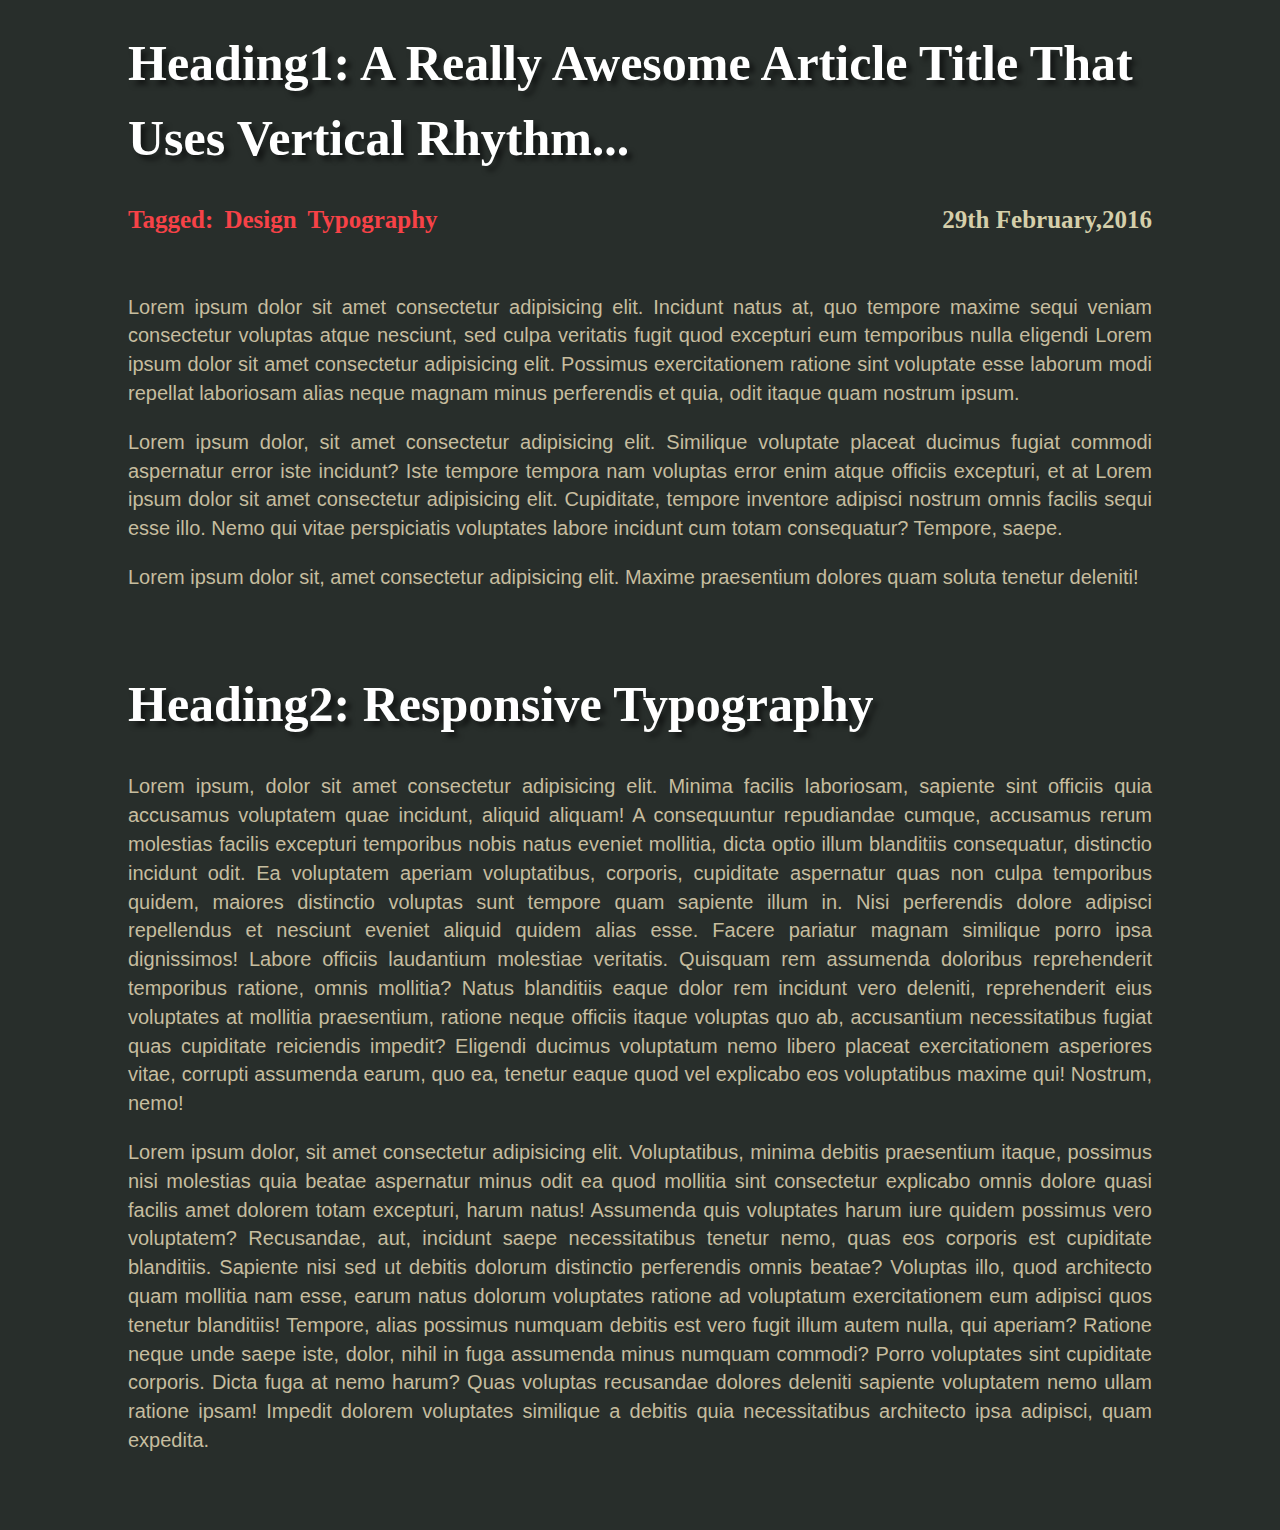
<file: assignment1/index.html>
<!DOCTYPE html>
<html lang="en">
    <head>
        <meta charset="utf-8">
        <meta name="viewport" content="width=device-width" initial-scale=1.0>
        <title>Assignment1</title>
        <link rel="stylesheet" href="assets/stylesheets/style.css">
    </head>
    <body>
        <main>
            <article class="article artilce-1">
                <div class="box-1">
                    <h2 class="heading">Heading1: A Really awesome article title that uses vertical rhythm...</h2>
                    <div class="tagging">
                        <blockquote>
                            <ul class="item-list">
                                <li class="list1">Tagged: Design Typography</li>
                                <li class="list2">29th February,2016</li>
                            </ul>
                        </blockquote>
                    </div>
                    <div class="para">
                        <p>Lorem ipsum dolor sit amet consectetur adipisicing elit. Incidunt natus at, quo tempore maxime sequi veniam consectetur voluptas atque nesciunt, sed culpa veritatis fugit quod excepturi eum temporibus nulla eligendi Lorem ipsum dolor sit amet consectetur adipisicing elit. Possimus exercitationem ratione sint voluptate esse laborum modi repellat laboriosam alias neque magnam minus perferendis et quia, odit itaque quam nostrum ipsum.</p>
                        <p>Lorem ipsum dolor, sit amet consectetur adipisicing elit. Similique voluptate placeat ducimus fugiat commodi aspernatur error iste incidunt? Iste tempore tempora nam voluptas error enim atque officiis excepturi, et at Lorem ipsum dolor sit amet consectetur adipisicing elit. Cupiditate, tempore inventore adipisci nostrum omnis facilis sequi esse illo. Nemo qui vitae perspiciatis voluptates labore incidunt cum totam consequatur? Tempore, saepe.</p>
                        <p>Lorem ipsum dolor sit, amet consectetur adipisicing elit. Maxime praesentium dolores quam soluta tenetur deleniti!</p>
                    </div>
                </div>
            </article>
            <article class="article article-2">
                <h2 class="heading">Heading2: Responsive Typography</h2>
                <div class="para">
                   <p>Lorem ipsum, dolor sit amet consectetur adipisicing elit. Minima facilis laboriosam, sapiente sint officiis quia accusamus voluptatem quae incidunt, aliquid aliquam! A consequuntur repudiandae cumque, accusamus rerum molestias facilis excepturi temporibus nobis natus eveniet mollitia, dicta optio illum blanditiis consequatur, distinctio incidunt odit. Ea voluptatem aperiam voluptatibus, corporis, cupiditate aspernatur quas non culpa temporibus quidem, maiores distinctio voluptas sunt tempore quam sapiente illum in. Nisi perferendis dolore adipisci repellendus et nesciunt eveniet aliquid quidem alias esse. Facere pariatur magnam similique porro ipsa dignissimos! Labore officiis laudantium molestiae veritatis. Quisquam rem assumenda doloribus reprehenderit temporibus ratione, omnis mollitia? Natus blanditiis eaque dolor rem incidunt vero deleniti, reprehenderit eius voluptates at mollitia praesentium, ratione neque officiis itaque voluptas quo ab, accusantium necessitatibus fugiat quas cupiditate reiciendis impedit? Eligendi ducimus voluptatum nemo libero placeat exercitationem asperiores vitae, corrupti assumenda earum, quo ea, tenetur eaque quod vel explicabo eos voluptatibus maxime qui! Nostrum, nemo!</p>
                  <p>Lorem ipsum dolor, sit amet consectetur adipisicing elit. Voluptatibus, minima debitis praesentium itaque, possimus nisi molestias quia beatae aspernatur minus odit ea quod mollitia sint consectetur explicabo omnis dolore quasi facilis amet dolorem totam excepturi, harum natus! Assumenda quis voluptates harum iure quidem possimus vero voluptatem? Recusandae, aut, incidunt saepe necessitatibus tenetur nemo, quas eos corporis est cupiditate blanditiis. Sapiente nisi sed ut debitis dolorum distinctio perferendis omnis beatae? Voluptas illo, quod architecto quam mollitia nam esse, earum natus dolorum voluptates ratione ad voluptatum exercitationem eum adipisci quos tenetur blanditiis! Tempore, alias possimus numquam debitis est vero fugit illum autem nulla, qui aperiam? Ratione neque unde saepe iste, dolor, nihil in fuga assumenda minus numquam commodi? Porro voluptates sint cupiditate corporis. Dicta fuga at nemo harum? Quas voluptas recusandae dolores deleniti sapiente voluptatem nemo ullam ratione ipsam! Impedit dolorem voluptates similique a debitis quia necessitatibus architecto ipsa adipisci, quam expedita.</p>
                </div>  
            </article>
        </main>
    </body>
</html>
</file>
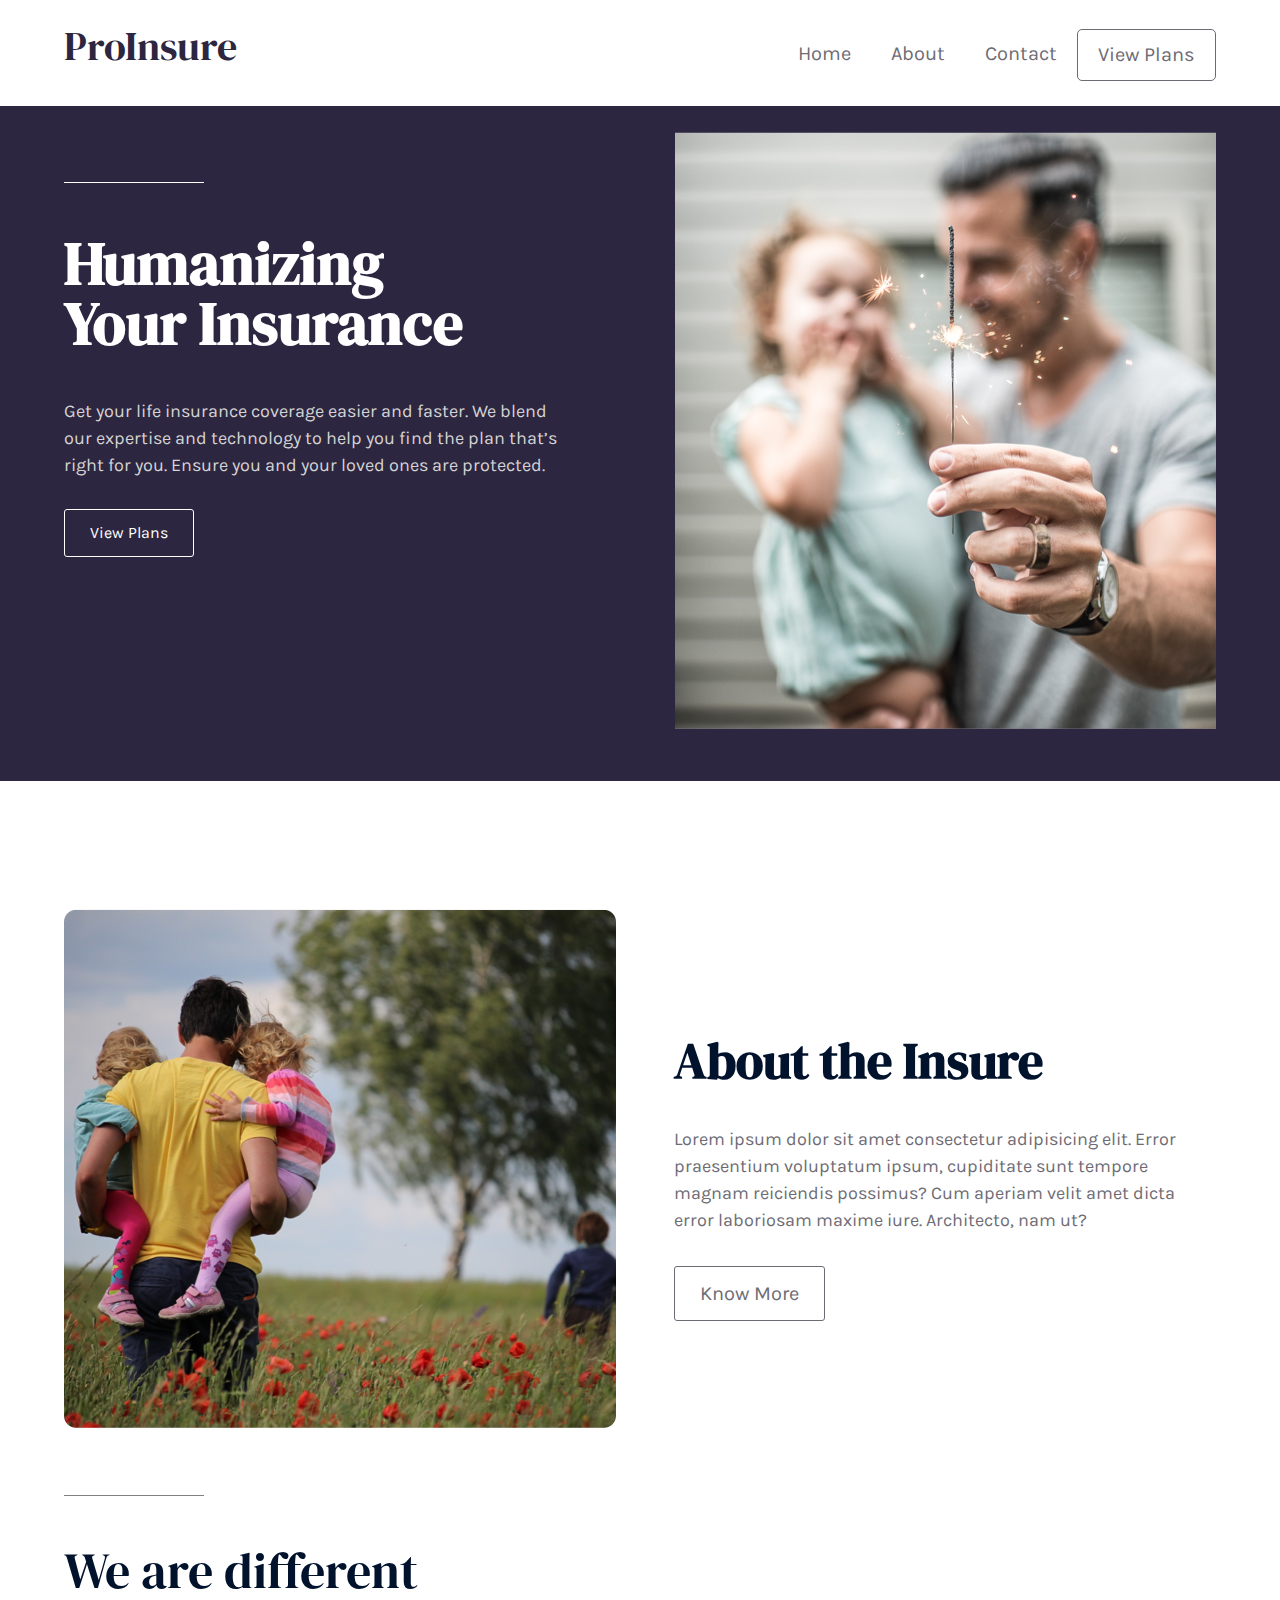
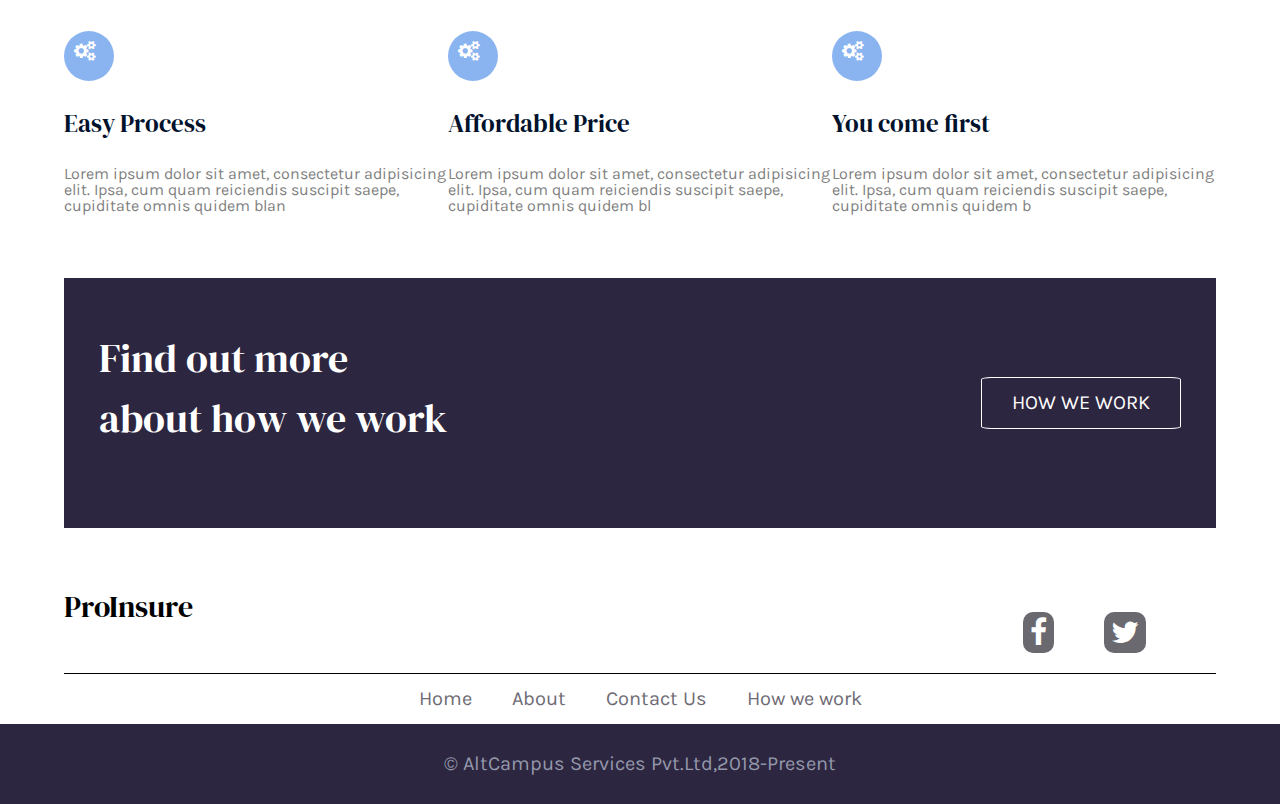
<file: assignment2/index.html>
<!DOCTYPE html>
<html lang="en">
    <head>
        <meta charset="utf-8">
        <meta name="viewport" content="width=device-width" inital-scale=1.0>
        <title>Assignment2</title>
        <link rel="stylesheet" href="assets/stylesheets/style.css">
        <link href="https://fonts.googleapis.com/css2?family=Karla:ital,wght@1,700&display=swap" rel="stylesheet">
        <link href="https://fonts.googleapis.com/css2?family=DM+Serif+Display&display=swap" rel="stylesheet">
        <link href="https://stackpath.bootstrapcdn.com/font-awesome/4.7.0/css/font-awesome.min.css" rel="stylesheet" integrity="sha384-wvfXpqpZZVQGK6TAh5PVlGOfQNHSoD2xbE+QkPxCAFlNEevoEH3Sl0sibVcOQVnN" crossorigin="anonymous">
    </head>
    <body>
        <header class="header">
            <h1 class="logo heading">ProInsure</h1>
            <nav class="main-nav">
                <ul class="list-items">
                    <li><a href="#">Home</a></li>
                    <li><a href="#">About</a></li>
                    <li><a href="#">Contact</a></li>
                    <div class="btn-cls">
                      <li><a class="btn" href="#">View Plans</a></li>
                    </div>  
                </ul>
            </nav>
        </header>
        <main>
            <section class="banner">
                <div class="col col-1">
                    <div class="line"></div>
                    <h2 class="heading bnr-hd">Humanizing <br>Your Insurance</h2>
                    <p>Get your life insurance coverage easier and faster. We blend our expertise and technology to help you find the plan that’s right for you. Ensure you and your loved ones are protected.</p>
                    <a class="btn button" href="#">View Plans</a>
                </div>
                <div class=" col col-2">
                    <img src="assets/media/01.png">
                </div>
            </section>
            <article class="article">
                <div class="column-1">
                    <div class="img">
                        <img src="assets/media/02.png">
                    </div>
                </div>    
                 <div class="column-2">
                        <h2 class=" heading hd-1">About the Insure</h2>
                        <p>Lorem ipsum dolor sit amet consectetur adipisicing elit. Error praesentium voluptatum ipsum, cupiditate sunt tempore magnam reiciendis possimus? Cum aperiam velit amet dicta error laboriosam maxime iure. Architecto, nam ut?</p>
                        <div class="button-2"><a  href="#">Know More</a></div>
                </div>
            </article>
            <article class="article-2">
                <div class="line line-2"></div>
                <h2 class="heading">We are different</h2>
                <div class="row">
                    <div class="col-l">
                        <i class="fa fa-cogs" aria-hidden="true"></i>
                        <h3 class="heading">Easy Process</h3>
                        <p>Lorem ipsum dolor sit amet, consectetur adipisicing elit. Ipsa, cum quam reiciendis suscipit saepe, cupiditate omnis quidem blan</p>
                    </div>
                    <div class="col-l">
                        <i class="fa fa-cogs" aria-hidden="true"></i>
                        <h3 class="heading">Affordable Price</h3>
                        <p>Lorem ipsum dolor sit amet, consectetur adipisicing elit. Ipsa, cum quam reiciendis suscipit saepe, cupiditate omnis quidem bl</p>
                    </div>
                    <div class="col-l">
                        <i class="fa fa-cogs" aria-hidden="true"></i>
                        <h3 class="heading">You come first</h3>
                        <p>Lorem ipsum dolor sit amet, consectetur adipisicing elit. Ipsa, cum quam reiciendis suscipit saepe, cupiditate omnis quidem b</p>
                    </div>
                </div>
            </article>
            <section class="section-1">
                <div class="col-sec head">
                    <h3 class="heading bnr-hd">Find out more about how we work</h3>
                </div>
                <div class="col-sec2 sec-btn">
                    <a href="#">How we work</a>
                </div>
            </section>
            <section class="section-2">
                <div class="sec-head">
                    <h2 class="heading">ProInsure</h2>
                </div>
                <div class="sec-icons">
                    <div class="fb-icon">
                        <i class="fa fa-facebook" aria-hidden="true"></i>
                    </div>
                    <div class="twt-icon">
                        <i class="fa fa-twitter" aria-hidden="true"></i>
                    </div>
                </div>
            </section>
            <section class="nav-bar">
                <div class="nav">
                    <nav>
                        <ul class="list-items">
                            <li><a href="#">Home</a></li>
                            <li><a href="#">About</a></li>
                            <li><a href="#">Contact Us</a></li>
                            <li><a href="#">How we work</a></li>
                        </ul>
                    </nav>
                </div>
            </section>
        </main>
        <footer>
            <small>&copy; AltCampus Services Pvt.Ltd,2018-Present</small>
        </footer>
    </body>
</html>
</file>
<file: assignment1/assets/stylesheets/style.css>
/* http://meyerweb.com/eric/tools/css/reset/ 
    v2.0 | 20110126
    License: none (public domain)
*/

html, body, div, span, applet, object, iframe,
h1, h2, h3, h4, h5, h6, p, blockquote, pre,
a, abbr, acronym, address, big, cite, code,
del, dfn, em, img, ins, kbd, q, s, samp,
small, strike, strong, sub, sup, tt, var,
b, u, i, center,
dl, dt, dd, ol, ul, li,
fieldset, form, label, legend,
table, caption, tbody, tfoot, thead, tr, th, td,
article, aside, canvas, details, embed, 
figure, figcaption, footer, header, hgroup, 
menu, nav, output, ruby, section, summary,
time, mark, audio, video {
    margin: 0;
    padding: 0;
    border: 0;
    font-size: 100%;
    font: inherit;
    vertical-align: baseline;
}

/* HTML5 display-role reset for older browsers */

article, aside, details, figcaption, figure, 
footer, header, hgroup, menu, nav, section {
    display: block;
}

body {
    line-height: 1;
}

ol, ul {
    list-style: none;
}

blockquote, q {
    quotes: none;
}

blockquote:before, blockquote:after,
q:before, q:after {
    content: '';
    content: none;
}

table {
    border-collapse: collapse;
    border-spacing: 0;
}

/*==============================

Custom Styles

===============================*/

/*----- General Styles------*/


body{
    font-family: Georgia, 'Times New Roman', Times, serif,cursive;
    font-size: 18px;
    line-height: 1.5em;
    background-color: #282E2B;
  
}

/*=================================

Main Part

==================================*/

.article{
    margin: 2% 10%;
    display: flex;
    flex-direction: column;
    
    
}
.heading{
    font-size: 50px;
    font-weight: 700;
    color: white;
    line-height: 1.5em;
    text-shadow: 5px 5px 5px rgba(0,0,0,0.5);
    text-transform: capitalize;
    
}
.item-list{
    display: flex;
    justify-content: space-between;
    padding: 30px 0 30px 0;

}

.list1{
    color: #F74247;
    font-weight: 700;
    font-size: 25px;
    word-spacing: 5px;
}
.list2{
    font-size: 25px;
    color: #D5CFAA;
    font-weight: 700;
    
}
.para{
    padding: 30px 0 30px 0;
    line-height: 1.6em;
    text-align: justify;
    font-family: Arial, Helvetica, sans-serif;
}

.para p{
    font-size: 20px;
    color: #C6BD9F;
    padding-bottom: 20px;
}
</file>
<file: assignment2/assets/stylesheets/style.css>
/* http://meyerweb.com/eric/tools/css/reset/ 
    v2.0 | 20110126
    License: none (public domain)
*/

html, body, div, span, applet, object, iframe,
h1, h2, h3, h4, h5, h6, p, blockquote, pre,
a, abbr, acronym, address, big, cite, code,
del, dfn, em, img, ins, kbd, q, s, samp,
small, strike, strong, sub, sup, tt, var,
b, u, i, center,
dl, dt, dd, ol, ul, li,
fieldset, form, label, legend,
table, caption, tbody, tfoot, thead, tr, th, td,
article, aside, canvas, details, embed, 
figure, figcaption, footer, header, hgroup, 
menu, nav, output, ruby, section, summary,
time, mark, audio, video {
    margin: 0;
    padding: 0;
    border: 0;
    font-size: 100%;
    font: inherit;
    vertical-align: baseline;
}

/* HTML5 display-role reset for older browsers */

article, aside, details, figcaption, figure, 
footer, header, hgroup, menu, nav, section {
    display: block;
}

body {
    line-height: 1;
}

ol, ul {
    list-style: none;
}

blockquote, q {
    quotes: none;
}

blockquote:before, blockquote:after,
q:before, q:after {
    content: '';
    content: none;
}

table {
    border-collapse: collapse;
    border-spacing: 0;
}


/*==========================

Custom Styles

==========================*/
body{
    font-family: 'Karla', sans-serif;
    box-sizing: border-box;

}


.heading{
    font-family: 'DM Serif Display', serif;

}


/*=====================

Header Part

======================*/

.header{
    display: flex;
  
  
  width: 100%;
  align-items: baseline;
  margin-top: 2%;
  margin-bottom: 2%;
  color: #2D2640;
  
}


.logo{
    margin-right: auto;
    margin-left: 5%;
    font-size: 40px;
    font-weight: 500;
    
}
.list-items{
    display: flex;

  
}
.main-nav{
    margin-right: 5%;
}
.list-items li{
  display: flex;
  justify-content: space-between;
  padding:15px 20px 15px 20px;
  
  
}
.list-items a{
    text-decoration: none;
    text-transform: uppercase;
    font-size: 20px;
    color: #6E6B74;
    
}
.btn-cls{
    border: 1px solid #6E6B74;
    border-radius: 5px;
    
}


/*===============================

main Part

================================*/

/*==============Banner part=============*/

.banner{
    display: flex;
   
    background-color: #2D2640;
    height: 75vh;
    
}
.col{
    margin-top: 2%;
    flex-basis: 500px;
    margin-left: 5%;
    color: white;

   
}
.col-2{
    position: absolute;
    right: 5%;
}
.col p{
    font-size: 18px;
    padding: 15px 0 30px 0;
    line-height: 1.5em;
    color: #D4D4D4;
}

.bnr-hd{
    font-size: 60px;
    padding-bottom: 30px;
    font-weight: 600;
}

.line{
    width: 140px;
    height: 1px;
    background-color: white;
    margin: 50px 0 50px 0;
}
.button{
    text-decoration: none;
    color:white ;
    padding: 15px 25px 15px 25px;
    border: 1px solid white;
    border-radius: 3px;
    display: inline-block;
    
}

/*=========Article Part===========*/

.article{
    display: flex;

    margin-top: 10%;
    margin-left: 5%;
    margin-right: 5%;
   
}
.column-1{
    flex: 1;
}
.column-2{
    flex: 1;
    display: flex;
    flex-direction: column;
   margin-left: 5%;
    justify-content: center;
}
.hd-1{
    font-size: 50px;
    color: #01122D;
    padding-bottom: 20px;
    font-weight: 700;
}
.column-2 p{
    font-size: 18px;
    color: #6E6B74;
    padding: 20px 0 20px 0;
    line-height: 1.5em;
  
}
.column-2 a{
    text-decoration: none;
    color: #6E6B74;
    border: 1px solid #6E6B74;
  padding: 15px 25px 15px 25px;
  font-size: 20px;
  border-radius: 3px;
  
}
.button-2{
    padding-top: 30px;
}
/*=============Article 2================*/
.article-2{
    margin: 5%;
}

.line-2{
  background-color: gray;
}
.row{
    display: flex;
    margin-top: 3%;
}
.col-l{
    flex: 1;

}
.article-2 h2{
    font-size: 50px;
    font-weight: 500;
    color: #01122D;
}
.col-l i{
    width: 30px ;
    height: 30px;
   
    background-color: #8AB4F0;
    color: white;
  padding: 10px;
    border-radius: 27px;
    font-size: 20px;
    align-items: center;
}
.col-l h3{
    padding: 30px 0 30px 0;
    font-size: 25px;
    color: #01122D;
}
.col-l p{
    color:gray
}

/*==========Section-1 Part============*/

.section-1{
    display: flex;
    margin: 5%;
    background-color: #2D2640;
    height: 250px;
align-items: center;
}


.col-sec2{
    margin-left: auto;
    margin-right: 3%;
}
.col-sec{
    margin-left: 3%;
    flex-basis: 350px
}
.section-1 .heading{
    font-size: 40px;
    line-height: 1.5em;
    color: white;
    font-weight: 500;
}
.sec-btn{
    padding: 15px 30px 15px 30px;
    border: 1px solid white;
    border-radius: 5%;
}
.sec-btn a{
    text-decoration: none;
    color: white;
    font-size: 20px;
    text-transform: uppercase;
   
}

/*============Section-2 Part ===========*/

.section-2{
    display: flex;
    margin: 5% 5% 0% 5%;
    border-bottom: 1px solid black;
}
.sec-icons{
    margin-left: auto;
    display: flex;
    padding: 20px;
    
    
    
}
.fb-icon,.twt-icon{
   font-size: 30px;
    background-color: #6A6970;
    color: white;
   padding:5px 7px 5px 7px;
    margin-right: 50px;
    flex-basis: 200px;
    border-radius:10px;
    
}
.sec-head{
    font-size: 30px;
    
}

/*===========bottom nav==============*/


.nav-bar{
    display: flex;
    justify-content: center;
}
.list-items{
    display: flex;
}
.list-items a{
text-transform: none;
}

/*=============Footer Part===============*/

footer{
    background-color: #2D2640;
    text-align: center;
    font-size: 20px;
    color: #9398AB;
    padding: 30px;
}
</file>
